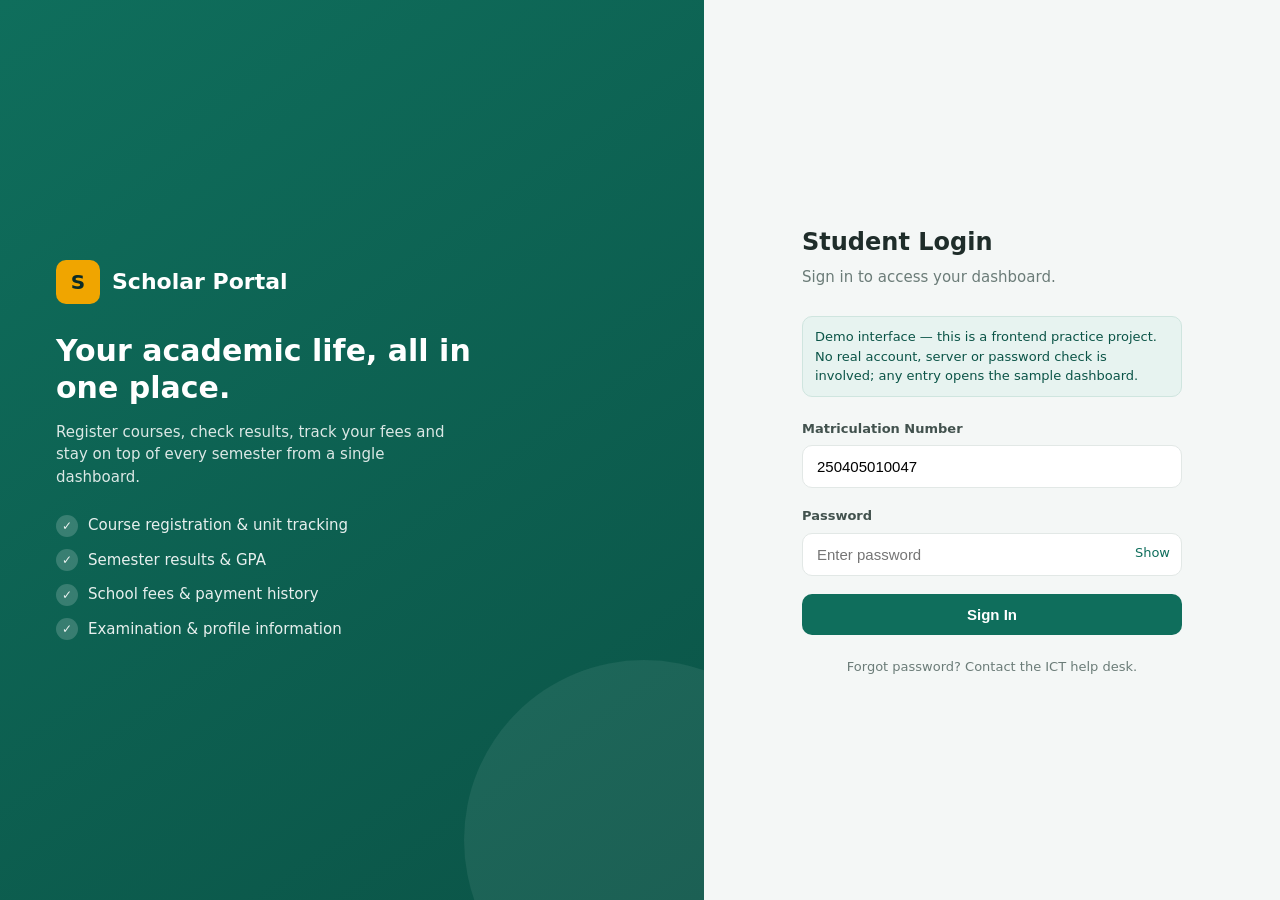
<file: index.html>
<!DOCTYPE html>
<html lang="en">
<head>
  <meta charset="UTF-8" />
  <meta name="viewport" content="width=device-width, initial-scale=1.0" />
  <title>Scholar Portal — Student Login</title>
  <link rel="stylesheet" href="css/style.css" />
</head>
<body>
  <div class="auth-wrap">
    <!-- Brand / marketing side -->
    <section class="auth-brand">
      <div class="logo">
        <span class="mark">S</span>
        Scholar Portal
      </div>
      <h1>Your academic life, all in one place.</h1>
      <p>Register courses, check results, track your fees and stay on top of every semester from a single dashboard.</p>
      <ul>
        <li><span class="tick">&#10003;</span> Course registration &amp; unit tracking</li>
        <li><span class="tick">&#10003;</span> Semester results &amp; GPA</li>
        <li><span class="tick">&#10003;</span> School fees &amp; payment history</li>
        <li><span class="tick">&#10003;</span> Examination &amp; profile information</li>
      </ul>
    </section>

    <!-- Form side -->
    <section class="auth-form-side">
      <div class="auth-card">
        <h2>Student Login</h2>
        <p class="sub">Sign in to access your dashboard.</p>

        <div class="demo-note">
          Demo interface — this is a frontend practice project. No real account, server or password check is involved; any entry opens the sample dashboard.
        </div>

        <form id="loginForm" autocomplete="off" novalidate>
          <div class="field">
            <label for="matric">Matriculation Number</label>
            <input type="text" id="matric" name="matric" placeholder="e.g. 250405010047" value="250405010047" />
          </div>
          <div class="field pw">
            <label for="password">Password</label>
            <input type="password" id="password" name="password" placeholder="Enter password" />
            <span class="toggle" id="pwToggle">Show</span>
          </div>
          <button type="submit" class="btn btn-primary">Sign In</button>
        </form>

        <p class="auth-foot">Forgot password? Contact the ICT help desk.</p>
      </div>
    </section>
  </div>

  <script src="js/app.js"></script>
</body>
</html>
</file>
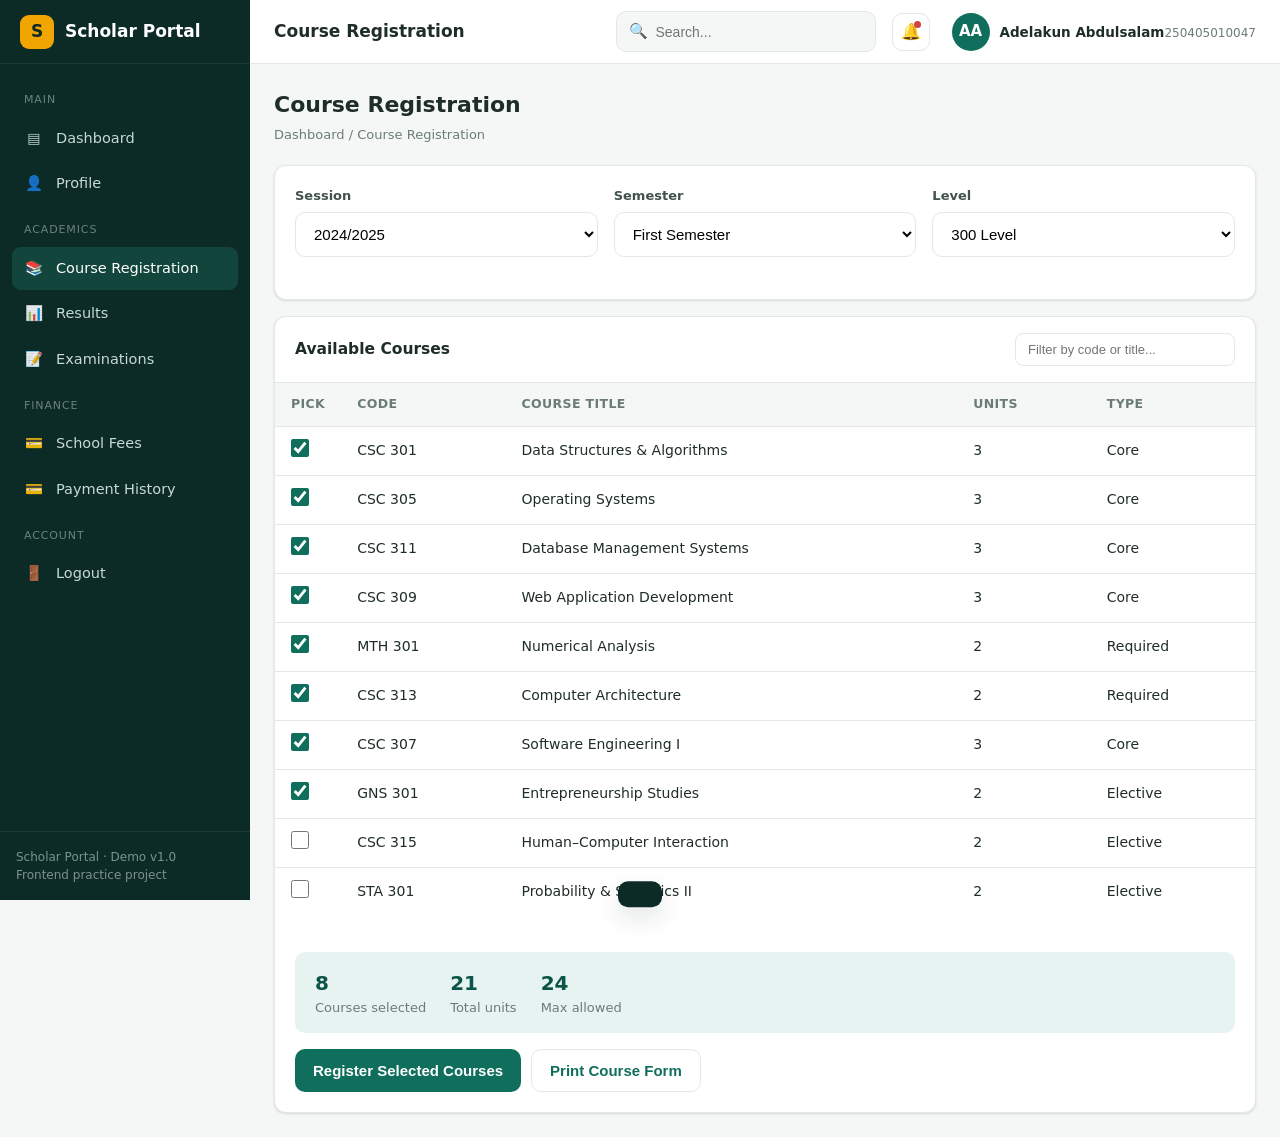
<file: courses.html>
<!DOCTYPE html>
<html lang="en">
<head>
  <meta charset="UTF-8" />
  <meta name="viewport" content="width=device-width, initial-scale=1.0" />
  <title>Course Registration — Scholar Portal</title>
  <link rel="stylesheet" href="css/style.css" />
</head>
<body>
  <div class="layout">
    <aside class="sidebar" id="sidebar">
      <div class="brand"><span class="mark">S</span> Scholar Portal</div>
      <nav class="side-nav">
        <div class="label">Main</div>
        <a href="dashboard.html"><span class="ic">&#9636;</span> Dashboard</a>
        <a href="profile.html"><span class="ic">&#128100;</span> Profile</a>
        <div class="label">Academics</div>
        <a href="courses.html" class="active"><span class="ic">&#128218;</span> Course Registration</a>
        <a href="results.html"><span class="ic">&#128202;</span> Results</a>
        <a href="dashboard.html#exams"><span class="ic">&#128221;</span> Examinations</a>
        <div class="label">Finance</div>
        <a href="payments.html"><span class="ic">&#128179;</span> School Fees</a>
        <a href="payments.html#history"><span class="ic">&#128179;</span> Payment History</a>
        <div class="label">Account</div>
        <a href="index.html"><span class="ic">&#128682;</span> Logout</a>
      </nav>
      <div class="side-foot">Scholar Portal &middot; Demo v1.0<br />Frontend practice project</div>
    </aside>
    <div class="overlay" id="overlay"></div>

    <div class="main">
      <header class="topbar">
        <button class="hamburger" id="hamburger">&#9776;</button>
        <span class="page-title">Course Registration</span>
        <div class="spacer"></div>
        <div class="search"><span>&#128269;</span><input type="text" placeholder="Search..." /></div>
        <button class="icon-btn">&#128276;<span class="dot"></span></button>
        <div class="dropdown">
          <div class="user" id="userBtn">
            <span class="avatar">AA</span>
            <span class="meta"><b>Adelakun Abdulsalam</b><span>250405010047</span></span>
          </div>
          <div class="dropdown-menu" id="userMenu">
            <a href="profile.html">&#128100; My Profile</a>
            <a href="payments.html">&#128179; School Fees</a>
            <div class="sep"></div>
            <a href="index.html">&#128682; Logout</a>
          </div>
        </div>
      </header>

      <main class="content">
        <div class="page-head">
          <h1>Course Registration</h1>
          <div class="crumb">Dashboard / Course Registration</div>
        </div>

        <div class="card card-pad">
          <div class="form-row">
            <div class="field">
              <label for="session">Session</label>
              <select id="session"><option>2024/2025</option><option>2023/2024</option></select>
            </div>
            <div class="field">
              <label for="semester">Semester</label>
              <select id="semester"><option>First Semester</option><option>Second Semester</option></select>
            </div>
            <div class="field">
              <label for="level">Level</label>
              <select id="level"><option>300 Level</option><option>200 Level</option><option>100 Level</option></select>
            </div>
          </div>
        </div>

        <div class="card mt-16">
          <div class="card-head">
            <h3>Available Courses</h3>
            <input type="text" id="courseFilter" placeholder="Filter by code or title..." style="padding:8px 12px;border:1px solid var(--line);border-radius:8px;font-size:13px;width:220px;" />
          </div>
          <div class="table-wrap">
            <table class="data" id="courseTable">
              <thead>
                <tr><th style="width:48px;">Pick</th><th>Code</th><th>Course Title</th><th>Units</th><th>Type</th></tr>
              </thead>
              <tbody>
                <tr><td class="check-cell"><input type="checkbox" data-units="3" checked /></td><td>CSC 301</td><td>Data Structures &amp; Algorithms</td><td class="num">3</td><td>Core</td></tr>
                <tr><td class="check-cell"><input type="checkbox" data-units="3" checked /></td><td>CSC 305</td><td>Operating Systems</td><td class="num">3</td><td>Core</td></tr>
                <tr><td class="check-cell"><input type="checkbox" data-units="3" checked /></td><td>CSC 311</td><td>Database Management Systems</td><td class="num">3</td><td>Core</td></tr>
                <tr><td class="check-cell"><input type="checkbox" data-units="3" checked /></td><td>CSC 309</td><td>Web Application Development</td><td class="num">3</td><td>Core</td></tr>
                <tr><td class="check-cell"><input type="checkbox" data-units="2" checked /></td><td>MTH 301</td><td>Numerical Analysis</td><td class="num">2</td><td>Required</td></tr>
                <tr><td class="check-cell"><input type="checkbox" data-units="2" checked /></td><td>CSC 313</td><td>Computer Architecture</td><td class="num">2</td><td>Required</td></tr>
                <tr><td class="check-cell"><input type="checkbox" data-units="3" checked /></td><td>CSC 307</td><td>Software Engineering I</td><td class="num">3</td><td>Core</td></tr>
                <tr><td class="check-cell"><input type="checkbox" data-units="2" checked /></td><td>GNS 301</td><td>Entrepreneurship Studies</td><td class="num">2</td><td>Elective</td></tr>
                <tr><td class="check-cell"><input type="checkbox" data-units="2" /></td><td>CSC 315</td><td>Human–Computer Interaction</td><td class="num">2</td><td>Elective</td></tr>
                <tr><td class="check-cell"><input type="checkbox" data-units="2" /></td><td>STA 301</td><td>Probability &amp; Statistics II</td><td class="num">2</td><td>Elective</td></tr>
              </tbody>
            </table>
          </div>
          <div class="card-body">
            <div class="unit-summary">
              <div><b id="selCount">8</b><span>Courses selected</span></div>
              <div><b id="unitTotal">21</b><span>Total units</span></div>
              <div><b>24</b><span>Max allowed</span></div>
            </div>
            <div style="margin-top:16px;display:flex;gap:10px;flex-wrap:wrap;">
              <button class="btn btn-primary" id="registerBtn" style="width:auto;">Register Selected Courses</button>
              <button class="btn btn-ghost" id="printBtn">Print Course Form</button>
            </div>
          </div>
        </div>
      </main>
    </div>
  </div>

  <div class="toast" id="toast"></div>
  <script src="js/app.js"></script>
</body>
</html>
</file>
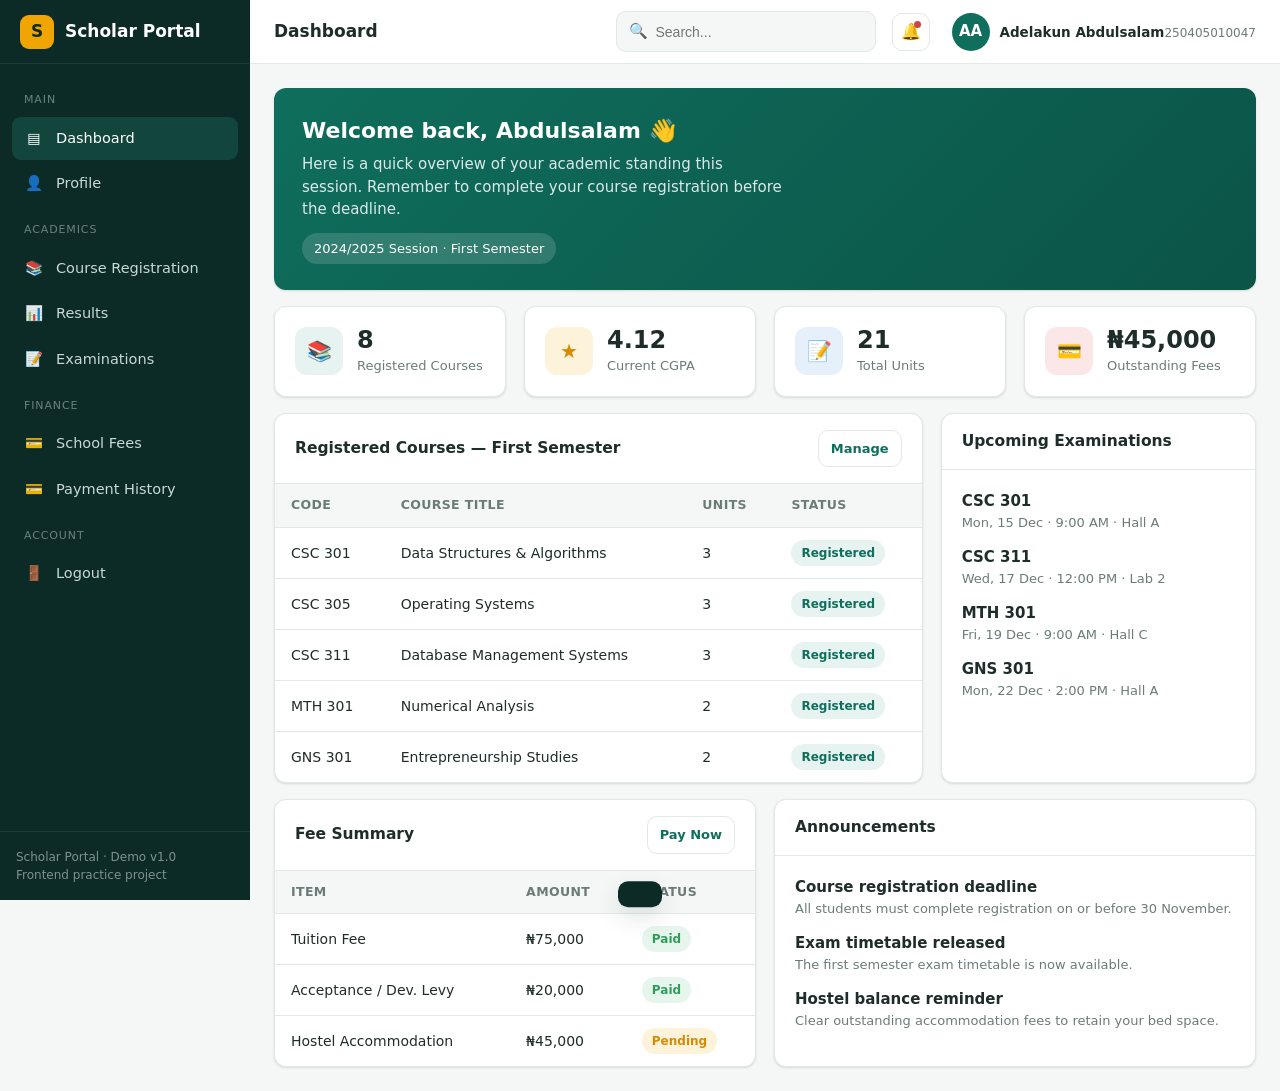
<file: dashboard.html>
<!DOCTYPE html>
<html lang="en">
<head>
  <meta charset="UTF-8" />
  <meta name="viewport" content="width=device-width, initial-scale=1.0" />
  <title>Dashboard — Scholar Portal</title>
  <link rel="stylesheet" href="css/style.css" />
</head>
<body>
  <div class="layout">
    <!-- SIDEBAR -->
    <aside class="sidebar" id="sidebar">
      <div class="brand"><span class="mark">S</span> Scholar Portal</div>
      <nav class="side-nav">
        <div class="label">Main</div>
        <a href="dashboard.html" class="active"><span class="ic">&#9636;</span> Dashboard</a>
        <a href="profile.html"><span class="ic">&#128100;</span> Profile</a>
        <div class="label">Academics</div>
        <a href="courses.html"><span class="ic">&#128218;</span> Course Registration</a>
        <a href="results.html"><span class="ic">&#128202;</span> Results</a>
        <a href="dashboard.html#exams"><span class="ic">&#128221;</span> Examinations</a>
        <div class="label">Finance</div>
        <a href="payments.html"><span class="ic">&#128179;</span> School Fees</a>
        <a href="payments.html#history"><span class="ic">&#128179;</span> Payment History</a>
        <div class="label">Account</div>
        <a href="index.html"><span class="ic">&#128682;</span> Logout</a>
      </nav>
      <div class="side-foot">Scholar Portal &middot; Demo v1.0<br />Frontend practice project</div>
    </aside>
    <div class="overlay" id="overlay"></div>

    <!-- MAIN -->
    <div class="main">
      <!-- TOPBAR -->
      <header class="topbar">
        <button class="hamburger" id="hamburger">&#9776;</button>
        <span class="page-title">Dashboard</span>
        <div class="spacer"></div>
        <div class="search">
          <span>&#128269;</span>
          <input type="text" placeholder="Search..." />
        </div>
        <button class="icon-btn">&#128276;<span class="dot"></span></button>
        <div class="dropdown">
          <div class="user" id="userBtn">
            <span class="avatar">AA</span>
            <span class="meta"><b>Adelakun Abdulsalam</b><span>250405010047</span></span>
          </div>
          <div class="dropdown-menu" id="userMenu">
            <a href="profile.html">&#128100; My Profile</a>
            <a href="payments.html">&#128179; School Fees</a>
            <div class="sep"></div>
            <a href="index.html">&#128682; Logout</a>
          </div>
        </div>
      </header>

      <!-- CONTENT -->
      <main class="content">
        <div class="welcome">
          <div>
            <h2>Welcome back, Abdulsalam &#128075;</h2>
            <p>Here is a quick overview of your academic standing this session. Remember to complete your course registration before the deadline.</p>
            <span class="wtag">2024/2025 Session &middot; First Semester</span>
          </div>
        </div>

        <div class="grid cols-4 mt-16">
          <div class="card card-pad"><div class="stat">
            <div class="s-ic green">&#128218;</div>
            <div class="s-meta"><div class="v">8</div><div class="l">Registered Courses</div></div>
          </div></div>
          <div class="card card-pad"><div class="stat">
            <div class="s-ic gold">&#9733;</div>
            <div class="s-meta"><div class="v">4.12</div><div class="l">Current CGPA</div></div>
          </div></div>
          <div class="card card-pad"><div class="stat">
            <div class="s-ic blue">&#128221;</div>
            <div class="s-meta"><div class="v">21</div><div class="l">Total Units</div></div>
          </div></div>
          <div class="card card-pad"><div class="stat">
            <div class="s-ic red">&#128179;</div>
            <div class="s-meta"><div class="v">&#8358;45,000</div><div class="l">Outstanding Fees</div></div>
          </div></div>
        </div>

        <div class="grid cols-3 mt-16">
          <div class="card" style="grid-column: span 2;">
            <div class="card-head"><h3>Registered Courses — First Semester</h3><a href="courses.html" class="btn btn-ghost btn-sm">Manage</a></div>
            <div class="table-wrap">
              <table class="data">
                <thead><tr><th>Code</th><th>Course Title</th><th>Units</th><th>Status</th></tr></thead>
                <tbody>
                  <tr><td>CSC 301</td><td>Data Structures &amp; Algorithms</td><td class="num">3</td><td><span class="badge reg">Registered</span></td></tr>
                  <tr><td>CSC 305</td><td>Operating Systems</td><td class="num">3</td><td><span class="badge reg">Registered</span></td></tr>
                  <tr><td>CSC 311</td><td>Database Management Systems</td><td class="num">3</td><td><span class="badge reg">Registered</span></td></tr>
                  <tr><td>MTH 301</td><td>Numerical Analysis</td><td class="num">2</td><td><span class="badge reg">Registered</span></td></tr>
                  <tr><td>GNS 301</td><td>Entrepreneurship Studies</td><td class="num">2</td><td><span class="badge reg">Registered</span></td></tr>
                </tbody>
              </table>
            </div>
          </div>

          <div class="card" id="exams">
            <div class="card-head"><h3>Upcoming Examinations</h3></div>
            <div class="card-body" style="display:grid; gap:14px;">
              <div><b>CSC 301</b><div class="muted" style="font-size:13px;">Mon, 15 Dec &middot; 9:00 AM &middot; Hall A</div></div>
              <div><b>CSC 311</b><div class="muted" style="font-size:13px;">Wed, 17 Dec &middot; 12:00 PM &middot; Lab 2</div></div>
              <div><b>MTH 301</b><div class="muted" style="font-size:13px;">Fri, 19 Dec &middot; 9:00 AM &middot; Hall C</div></div>
              <div><b>GNS 301</b><div class="muted" style="font-size:13px;">Mon, 22 Dec &middot; 2:00 PM &middot; Hall A</div></div>
            </div>
          </div>
        </div>

        <div class="grid cols-2 mt-16">
          <div class="card">
            <div class="card-head"><h3>Fee Summary</h3><a href="payments.html" class="btn btn-ghost btn-sm">Pay Now</a></div>
            <div class="table-wrap">
              <table class="data">
                <thead><tr><th>Item</th><th>Amount</th><th>Status</th></tr></thead>
                <tbody>
                  <tr><td>Tuition Fee</td><td class="num">&#8358;75,000</td><td><span class="badge paid">Paid</span></td></tr>
                  <tr><td>Acceptance / Dev. Levy</td><td class="num">&#8358;20,000</td><td><span class="badge paid">Paid</span></td></tr>
                  <tr><td>Hostel Accommodation</td><td class="num">&#8358;45,000</td><td><span class="badge pending">Pending</span></td></tr>
                </tbody>
              </table>
            </div>
          </div>

          <div class="card">
            <div class="card-head"><h3>Announcements</h3></div>
            <div class="card-body" style="display:grid; gap:14px;">
              <div><b>Course registration deadline</b><div class="muted" style="font-size:13px;">All students must complete registration on or before 30 November.</div></div>
              <div><b>Exam timetable released</b><div class="muted" style="font-size:13px;">The first semester exam timetable is now available.</div></div>
              <div><b>Hostel balance reminder</b><div class="muted" style="font-size:13px;">Clear outstanding accommodation fees to retain your bed space.</div></div>
            </div>
          </div>
        </div>
      </main>
    </div>
  </div>

  <div class="toast" id="toast"></div>
  <script src="js/app.js"></script>
</body>
</html>
</file>
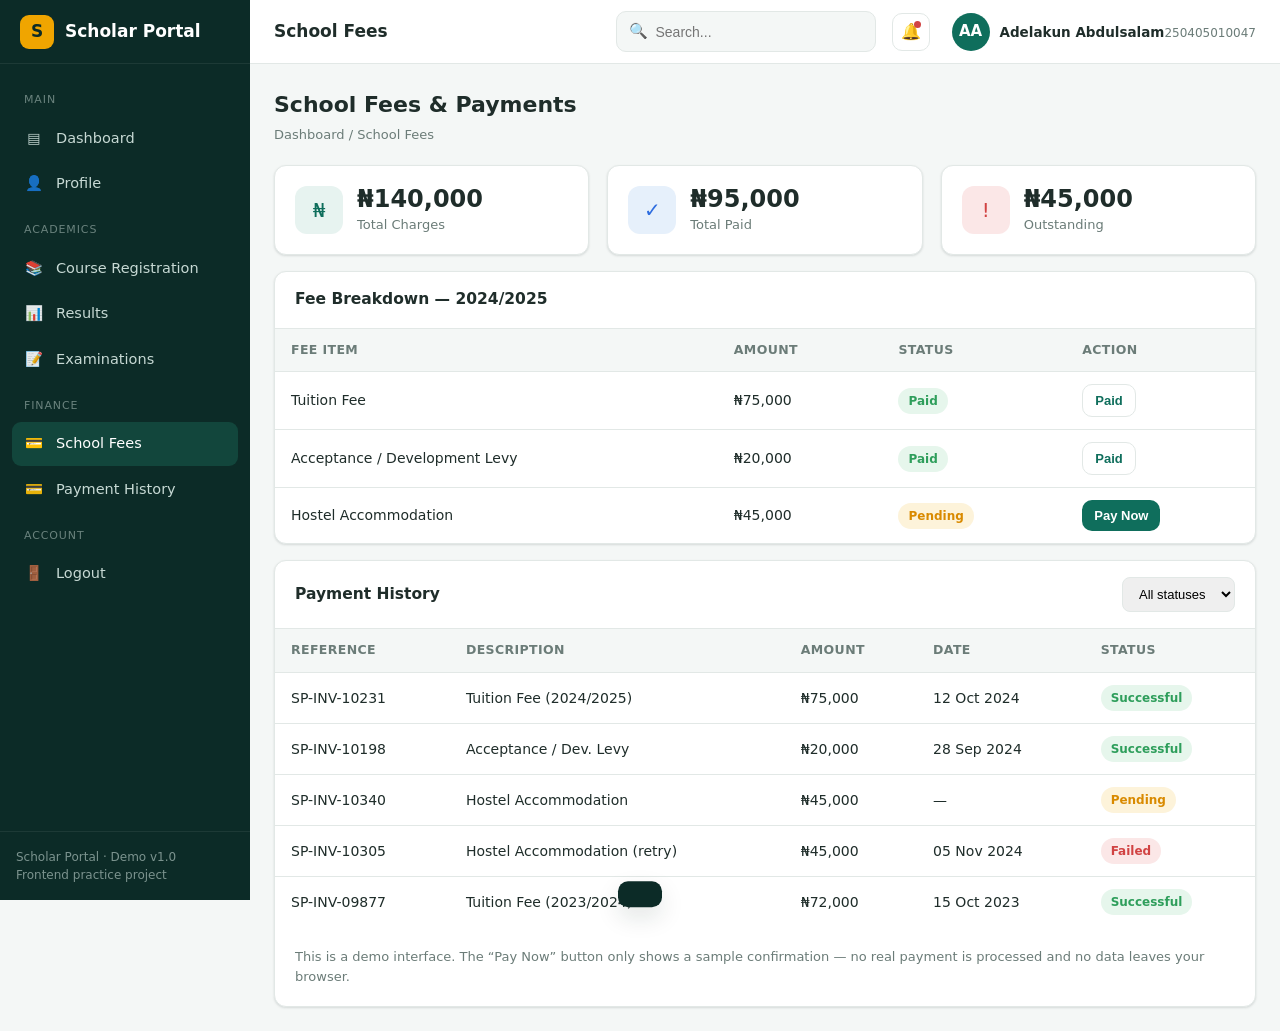
<file: payments.html>
<!DOCTYPE html>
<html lang="en">
<head>
  <meta charset="UTF-8" />
  <meta name="viewport" content="width=device-width, initial-scale=1.0" />
  <title>School Fees — Scholar Portal</title>
  <link rel="stylesheet" href="css/style.css" />
</head>
<body>
  <div class="layout">
    <aside class="sidebar" id="sidebar">
      <div class="brand"><span class="mark">S</span> Scholar Portal</div>
      <nav class="side-nav">
        <div class="label">Main</div>
        <a href="dashboard.html"><span class="ic">&#9636;</span> Dashboard</a>
        <a href="profile.html"><span class="ic">&#128100;</span> Profile</a>
        <div class="label">Academics</div>
        <a href="courses.html"><span class="ic">&#128218;</span> Course Registration</a>
        <a href="results.html"><span class="ic">&#128202;</span> Results</a>
        <a href="dashboard.html#exams"><span class="ic">&#128221;</span> Examinations</a>
        <div class="label">Finance</div>
        <a href="payments.html" class="active"><span class="ic">&#128179;</span> School Fees</a>
        <a href="payments.html#history"><span class="ic">&#128179;</span> Payment History</a>
        <div class="label">Account</div>
        <a href="index.html"><span class="ic">&#128682;</span> Logout</a>
      </nav>
      <div class="side-foot">Scholar Portal &middot; Demo v1.0<br />Frontend practice project</div>
    </aside>
    <div class="overlay" id="overlay"></div>

    <div class="main">
      <header class="topbar">
        <button class="hamburger" id="hamburger">&#9776;</button>
        <span class="page-title">School Fees</span>
        <div class="spacer"></div>
        <div class="search"><span>&#128269;</span><input type="text" placeholder="Search..." /></div>
        <button class="icon-btn">&#128276;<span class="dot"></span></button>
        <div class="dropdown">
          <div class="user" id="userBtn">
            <span class="avatar">AA</span>
            <span class="meta"><b>Adelakun Abdulsalam</b><span>250405010047</span></span>
          </div>
          <div class="dropdown-menu" id="userMenu">
            <a href="profile.html">&#128100; My Profile</a>
            <a href="payments.html">&#128179; School Fees</a>
            <div class="sep"></div>
            <a href="index.html">&#128682; Logout</a>
          </div>
        </div>
      </header>

      <main class="content">
        <div class="page-head">
          <h1>School Fees &amp; Payments</h1>
          <div class="crumb">Dashboard / School Fees</div>
        </div>

        <div class="grid cols-3">
          <div class="card card-pad"><div class="stat">
            <div class="s-ic green">&#8358;</div>
            <div class="s-meta"><div class="v">&#8358;140,000</div><div class="l">Total Charges</div></div>
          </div></div>
          <div class="card card-pad"><div class="stat">
            <div class="s-ic blue">&#10003;</div>
            <div class="s-meta"><div class="v">&#8358;95,000</div><div class="l">Total Paid</div></div>
          </div></div>
          <div class="card card-pad"><div class="stat">
            <div class="s-ic red">&#33;</div>
            <div class="s-meta"><div class="v">&#8358;45,000</div><div class="l">Outstanding</div></div>
          </div></div>
        </div>

        <div class="card mt-16">
          <div class="card-head"><h3>Fee Breakdown — 2024/2025</h3></div>
          <div class="table-wrap">
            <table class="data">
              <thead><tr><th>Fee Item</th><th>Amount</th><th>Status</th><th class="right">Action</th></tr></thead>
              <tbody>
                <tr><td>Tuition Fee</td><td class="num">&#8358;75,000</td><td><span class="badge paid">Paid</span></td><td class="right"><button class="btn btn-ghost btn-sm" disabled>Paid</button></td></tr>
                <tr><td>Acceptance / Development Levy</td><td class="num">&#8358;20,000</td><td><span class="badge paid">Paid</span></td><td class="right"><button class="btn btn-ghost btn-sm" disabled>Paid</button></td></tr>
                <tr><td>Hostel Accommodation</td><td class="num">&#8358;45,000</td><td><span class="badge pending">Pending</span></td><td class="right"><button class="btn btn-primary btn-sm payBtn" data-item="Hostel Accommodation" data-amt="45,000" style="width:auto;">Pay Now</button></td></tr>
              </tbody>
            </table>
          </div>
        </div>

        <div class="card mt-16" id="history">
          <div class="card-head">
            <h3>Payment History</h3>
            <select id="histFilter" style="padding:8px 12px;border:1px solid var(--line);border-radius:8px;font-size:13px;">
              <option value="all">All statuses</option>
              <option value="paid">Successful</option>
              <option value="pending">Pending</option>
              <option value="failed">Failed</option>
            </select>
          </div>
          <div class="table-wrap">
            <table class="data" id="histTable">
              <thead><tr><th>Reference</th><th>Description</th><th>Amount</th><th>Date</th><th>Status</th></tr></thead>
              <tbody>
                <tr data-status="paid"><td>SP-INV-10231</td><td>Tuition Fee (2024/2025)</td><td class="num">&#8358;75,000</td><td>12 Oct 2024</td><td><span class="badge paid">Successful</span></td></tr>
                <tr data-status="paid"><td>SP-INV-10198</td><td>Acceptance / Dev. Levy</td><td class="num">&#8358;20,000</td><td>28 Sep 2024</td><td><span class="badge paid">Successful</span></td></tr>
                <tr data-status="pending"><td>SP-INV-10340</td><td>Hostel Accommodation</td><td class="num">&#8358;45,000</td><td>—</td><td><span class="badge pending">Pending</span></td></tr>
                <tr data-status="failed"><td>SP-INV-10305</td><td>Hostel Accommodation (retry)</td><td class="num">&#8358;45,000</td><td>05 Nov 2024</td><td><span class="badge failed">Failed</span></td></tr>
                <tr data-status="paid"><td>SP-INV-09877</td><td>Tuition Fee (2023/2024)</td><td class="num">&#8358;72,000</td><td>15 Oct 2023</td><td><span class="badge paid">Successful</span></td></tr>
              </tbody>
            </table>
          </div>
          <div class="card-body">
            <p class="muted" style="font-size:13px;">This is a demo interface. The &ldquo;Pay Now&rdquo; button only shows a sample confirmation — no real payment is processed and no data leaves your browser.</p>
          </div>
        </div>
      </main>
    </div>
  </div>

  <div class="toast" id="toast"></div>
  <script src="js/app.js"></script>
</body>
</html>
</file>
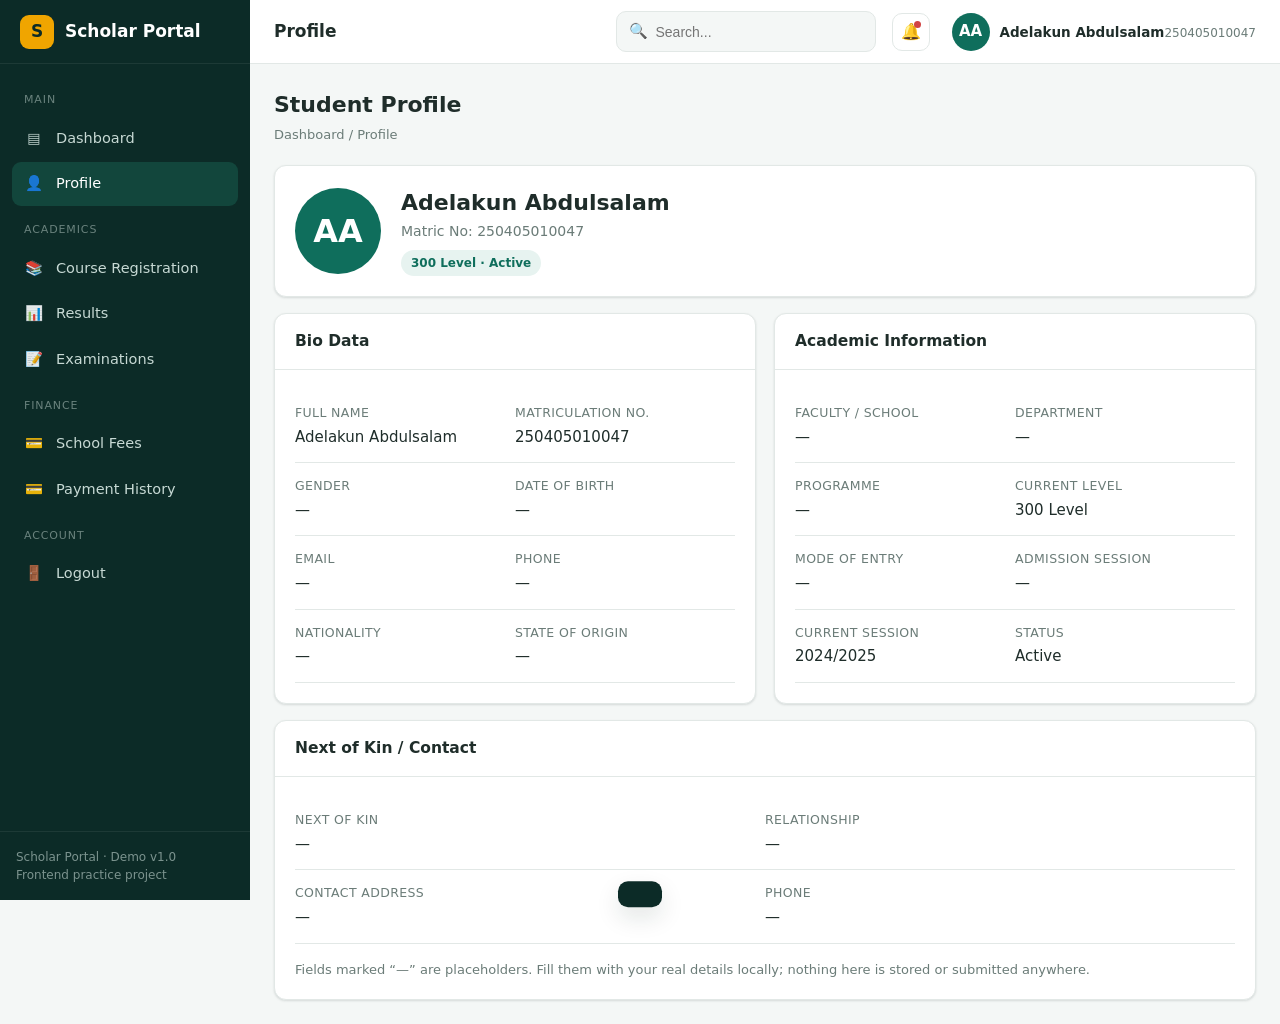
<file: profile.html>
<!DOCTYPE html>
<html lang="en">
<head>
  <meta charset="UTF-8" />
  <meta name="viewport" content="width=device-width, initial-scale=1.0" />
  <title>Profile — Scholar Portal</title>
  <link rel="stylesheet" href="css/style.css" />
</head>
<body>
  <div class="layout">
    <aside class="sidebar" id="sidebar">
      <div class="brand"><span class="mark">S</span> Scholar Portal</div>
      <nav class="side-nav">
        <div class="label">Main</div>
        <a href="dashboard.html"><span class="ic">&#9636;</span> Dashboard</a>
        <a href="profile.html" class="active"><span class="ic">&#128100;</span> Profile</a>
        <div class="label">Academics</div>
        <a href="courses.html"><span class="ic">&#128218;</span> Course Registration</a>
        <a href="results.html"><span class="ic">&#128202;</span> Results</a>
        <a href="dashboard.html#exams"><span class="ic">&#128221;</span> Examinations</a>
        <div class="label">Finance</div>
        <a href="payments.html"><span class="ic">&#128179;</span> School Fees</a>
        <a href="payments.html#history"><span class="ic">&#128179;</span> Payment History</a>
        <div class="label">Account</div>
        <a href="index.html"><span class="ic">&#128682;</span> Logout</a>
      </nav>
      <div class="side-foot">Scholar Portal &middot; Demo v1.0<br />Frontend practice project</div>
    </aside>
    <div class="overlay" id="overlay"></div>

    <div class="main">
      <header class="topbar">
        <button class="hamburger" id="hamburger">&#9776;</button>
        <span class="page-title">Profile</span>
        <div class="spacer"></div>
        <div class="search"><span>&#128269;</span><input type="text" placeholder="Search..." /></div>
        <button class="icon-btn">&#128276;<span class="dot"></span></button>
        <div class="dropdown">
          <div class="user" id="userBtn">
            <span class="avatar">AA</span>
            <span class="meta"><b>Adelakun Abdulsalam</b><span>250405010047</span></span>
          </div>
          <div class="dropdown-menu" id="userMenu">
            <a href="profile.html">&#128100; My Profile</a>
            <a href="payments.html">&#128179; School Fees</a>
            <div class="sep"></div>
            <a href="index.html">&#128682; Logout</a>
          </div>
        </div>
      </header>

      <main class="content">
        <div class="page-head">
          <h1>Student Profile</h1>
          <div class="crumb">Dashboard / Profile</div>
        </div>

        <div class="card card-pad">
          <div class="profile-head">
            <div class="big-avatar">AA</div>
            <div>
              <h2>Adelakun Abdulsalam</h2>
              <div class="pid">Matric No: 250405010047</div>
              <span class="badge reg mt-16" style="display:inline-block;margin-top:8px;">300 Level &middot; Active</span>
            </div>
          </div>
        </div>

        <div class="grid cols-2 mt-16">
          <div class="card">
            <div class="card-head"><h3>Bio Data</h3></div>
            <div class="card-body">
              <div class="info-list">
                <div class="row"><span class="k">Full Name</span><span class="v">Adelakun Abdulsalam</span></div>
                <div class="row"><span class="k">Matriculation No.</span><span class="v">250405010047</span></div>
                <div class="row"><span class="k">Gender</span><span class="v">—</span></div>
                <div class="row"><span class="k">Date of Birth</span><span class="v">—</span></div>
                <div class="row"><span class="k">Email</span><span class="v">—</span></div>
                <div class="row"><span class="k">Phone</span><span class="v">—</span></div>
                <div class="row"><span class="k">Nationality</span><span class="v">—</span></div>
                <div class="row"><span class="k">State of Origin</span><span class="v">—</span></div>
              </div>
            </div>
          </div>

          <div class="card">
            <div class="card-head"><h3>Academic Information</h3></div>
            <div class="card-body">
              <div class="info-list">
                <div class="row"><span class="k">Faculty / School</span><span class="v">—</span></div>
                <div class="row"><span class="k">Department</span><span class="v">—</span></div>
                <div class="row"><span class="k">Programme</span><span class="v">—</span></div>
                <div class="row"><span class="k">Current Level</span><span class="v">300 Level</span></div>
                <div class="row"><span class="k">Mode of Entry</span><span class="v">—</span></div>
                <div class="row"><span class="k">Admission Session</span><span class="v">—</span></div>
                <div class="row"><span class="k">Current Session</span><span class="v">2024/2025</span></div>
                <div class="row"><span class="k">Status</span><span class="v">Active</span></div>
              </div>
            </div>
          </div>
        </div>

        <div class="card mt-16">
          <div class="card-head"><h3>Next of Kin / Contact</h3></div>
          <div class="card-body">
            <div class="info-list">
              <div class="row"><span class="k">Next of Kin</span><span class="v">—</span></div>
              <div class="row"><span class="k">Relationship</span><span class="v">—</span></div>
              <div class="row"><span class="k">Contact Address</span><span class="v">—</span></div>
              <div class="row"><span class="k">Phone</span><span class="v">—</span></div>
            </div>
            <p class="muted" style="font-size:13px; margin-top:16px;">Fields marked &ldquo;—&rdquo; are placeholders. Fill them with your real details locally; nothing here is stored or submitted anywhere.</p>
          </div>
        </div>
      </main>
    </div>
  </div>

  <div class="toast" id="toast"></div>
  <script src="js/app.js"></script>
</body>
</html>
</file>
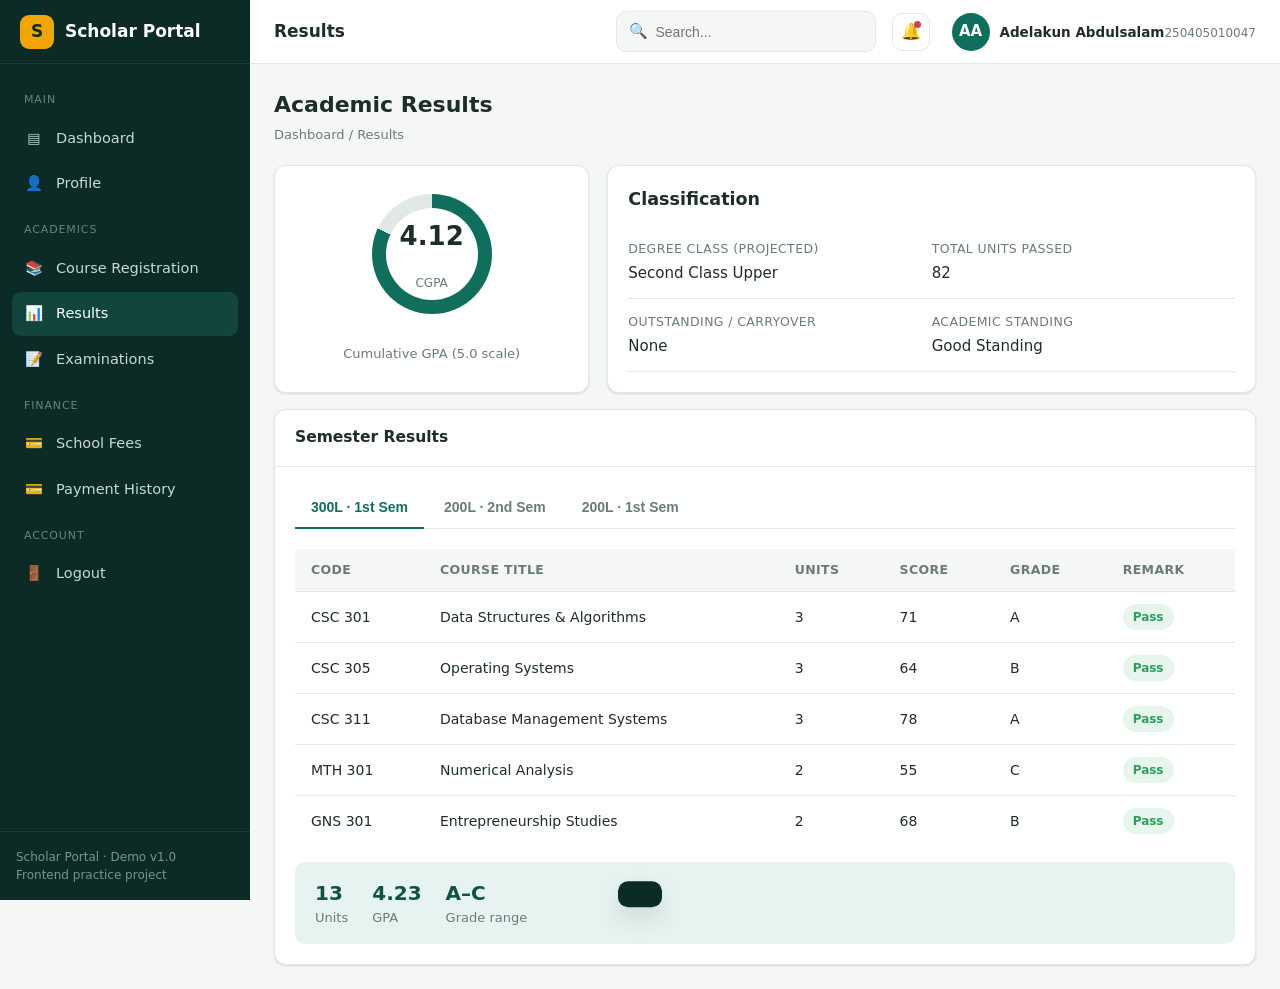
<file: results.html>
<!DOCTYPE html>
<html lang="en">
<head>
  <meta charset="UTF-8" />
  <meta name="viewport" content="width=device-width, initial-scale=1.0" />
  <title>Results — Scholar Portal</title>
  <link rel="stylesheet" href="css/style.css" />
</head>
<body>
  <div class="layout">
    <aside class="sidebar" id="sidebar">
      <div class="brand"><span class="mark">S</span> Scholar Portal</div>
      <nav class="side-nav">
        <div class="label">Main</div>
        <a href="dashboard.html"><span class="ic">&#9636;</span> Dashboard</a>
        <a href="profile.html"><span class="ic">&#128100;</span> Profile</a>
        <div class="label">Academics</div>
        <a href="courses.html"><span class="ic">&#128218;</span> Course Registration</a>
        <a href="results.html" class="active"><span class="ic">&#128202;</span> Results</a>
        <a href="dashboard.html#exams"><span class="ic">&#128221;</span> Examinations</a>
        <div class="label">Finance</div>
        <a href="payments.html"><span class="ic">&#128179;</span> School Fees</a>
        <a href="payments.html#history"><span class="ic">&#128179;</span> Payment History</a>
        <div class="label">Account</div>
        <a href="index.html"><span class="ic">&#128682;</span> Logout</a>
      </nav>
      <div class="side-foot">Scholar Portal &middot; Demo v1.0<br />Frontend practice project</div>
    </aside>
    <div class="overlay" id="overlay"></div>

    <div class="main">
      <header class="topbar">
        <button class="hamburger" id="hamburger">&#9776;</button>
        <span class="page-title">Results</span>
        <div class="spacer"></div>
        <div class="search"><span>&#128269;</span><input type="text" placeholder="Search..." /></div>
        <button class="icon-btn">&#128276;<span class="dot"></span></button>
        <div class="dropdown">
          <div class="user" id="userBtn">
            <span class="avatar">AA</span>
            <span class="meta"><b>Adelakun Abdulsalam</b><span>250405010047</span></span>
          </div>
          <div class="dropdown-menu" id="userMenu">
            <a href="profile.html">&#128100; My Profile</a>
            <a href="payments.html">&#128179; School Fees</a>
            <div class="sep"></div>
            <a href="index.html">&#128682; Logout</a>
          </div>
        </div>
      </header>

      <main class="content">
        <div class="page-head">
          <h1>Academic Results</h1>
          <div class="crumb">Dashboard / Results</div>
        </div>

        <div class="grid cols-3">
          <div class="card card-pad" style="display:grid;place-items:center;">
            <div class="gpa-ring" style="--p:82;">
              <div class="inner"><b>4.12</b><span>CGPA</span></div>
            </div>
            <p class="muted" style="margin-top:12px;font-size:13px;">Cumulative GPA (5.0 scale)</p>
          </div>
          <div class="card card-pad" style="grid-column: span 2;">
            <h3 style="margin-bottom:14px;">Classification</h3>
            <div class="info-list">
              <div class="row"><span class="k">Degree Class (projected)</span><span class="v">Second Class Upper</span></div>
              <div class="row"><span class="k">Total Units Passed</span><span class="v">82</span></div>
              <div class="row"><span class="k">Outstanding / Carryover</span><span class="v">None</span></div>
              <div class="row"><span class="k">Academic Standing</span><span class="v">Good Standing</span></div>
            </div>
          </div>
        </div>

        <div class="card mt-16">
          <div class="card-head"><h3>Semester Results</h3></div>
          <div class="card-body">
            <div class="tabs" id="resultTabs">
              <button class="tab-btn active" data-tab="t1">300L &middot; 1st Sem</button>
              <button class="tab-btn" data-tab="t2">200L &middot; 2nd Sem</button>
              <button class="tab-btn" data-tab="t3">200L &middot; 1st Sem</button>
            </div>

            <div class="tab-panel active" id="t1">
              <div class="table-wrap">
                <table class="data">
                  <thead><tr><th>Code</th><th>Course Title</th><th>Units</th><th>Score</th><th>Grade</th><th>Remark</th></tr></thead>
                  <tbody>
                    <tr><td>CSC 301</td><td>Data Structures &amp; Algorithms</td><td class="num">3</td><td class="num">71</td><td>A</td><td><span class="badge pass">Pass</span></td></tr>
                    <tr><td>CSC 305</td><td>Operating Systems</td><td class="num">3</td><td class="num">64</td><td>B</td><td><span class="badge pass">Pass</span></td></tr>
                    <tr><td>CSC 311</td><td>Database Management Systems</td><td class="num">3</td><td class="num">78</td><td>A</td><td><span class="badge pass">Pass</span></td></tr>
                    <tr><td>MTH 301</td><td>Numerical Analysis</td><td class="num">2</td><td class="num">55</td><td>C</td><td><span class="badge pass">Pass</span></td></tr>
                    <tr><td>GNS 301</td><td>Entrepreneurship Studies</td><td class="num">2</td><td class="num">68</td><td>B</td><td><span class="badge pass">Pass</span></td></tr>
                  </tbody>
                </table>
              </div>
              <div class="unit-summary"><div><b>13</b><span>Units</span></div><div><b>4.23</b><span>GPA</span></div><div><b>A–C</b><span>Grade range</span></div></div>
            </div>

            <div class="tab-panel" id="t2">
              <div class="table-wrap">
                <table class="data">
                  <thead><tr><th>Code</th><th>Course Title</th><th>Units</th><th>Score</th><th>Grade</th><th>Remark</th></tr></thead>
                  <tbody>
                    <tr><td>CSC 208</td><td>Object Oriented Programming</td><td class="num">3</td><td class="num">74</td><td>A</td><td><span class="badge pass">Pass</span></td></tr>
                    <tr><td>CSC 212</td><td>Discrete Structures</td><td class="num">3</td><td class="num">61</td><td>B</td><td><span class="badge pass">Pass</span></td></tr>
                    <tr><td>MTH 202</td><td>Linear Algebra</td><td class="num">3</td><td class="num">58</td><td>C</td><td><span class="badge pass">Pass</span></td></tr>
                    <tr><td>PHY 204</td><td>Electronics II</td><td class="num">2</td><td class="num">66</td><td>B</td><td><span class="badge pass">Pass</span></td></tr>
                  </tbody>
                </table>
              </div>
              <div class="unit-summary"><div><b>11</b><span>Units</span></div><div><b>4.00</b><span>GPA</span></div><div><b>A–C</b><span>Grade range</span></div></div>
            </div>

            <div class="tab-panel" id="t3">
              <div class="table-wrap">
                <table class="data">
                  <thead><tr><th>Code</th><th>Course Title</th><th>Units</th><th>Score</th><th>Grade</th><th>Remark</th></tr></thead>
                  <tbody>
                    <tr><td>CSC 201</td><td>Computer Programming I</td><td class="num">3</td><td class="num">69</td><td>B</td><td><span class="badge pass">Pass</span></td></tr>
                    <tr><td>CSC 205</td><td>Digital Logic Design</td><td class="num">3</td><td class="num">72</td><td>A</td><td><span class="badge pass">Pass</span></td></tr>
                    <tr><td>MTH 201</td><td>Calculus</td><td class="num">3</td><td class="num">57</td><td>C</td><td><span class="badge pass">Pass</span></td></tr>
                    <tr><td>GNS 201</td><td>Use of English</td><td class="num">2</td><td class="num">63</td><td>B</td><td><span class="badge pass">Pass</span></td></tr>
                  </tbody>
                </table>
              </div>
              <div class="unit-summary"><div><b>11</b><span>Units</span></div><div><b>4.09</b><span>GPA</span></div><div><b>A–C</b><span>Grade range</span></div></div>
            </div>

          </div>
        </div>
      </main>
    </div>
  </div>

  <div class="toast" id="toast"></div>
  <script src="js/app.js"></script>
</body>
</html>
</file>
<file: css/style.css>
/* ============================================================
   Student Portal — original design, frontend only
   Vanilla HTML/CSS/JS. No frameworks.
   ============================================================ */

:root {
  --brand:        #0f6e5c;   /* deep teal-green */
  --brand-dark:   #0b5447;
  --brand-light:  #e7f3f0;
  --accent:       #f0a500;   /* gold accent */
  --sidebar-bg:   #0c2b27;
  --sidebar-item: #c7d9d4;
  --sidebar-active:#12463c;
  --text:         #1f2d2a;
  --muted:        #6b7c78;
  --line:         #e2e8e6;
  --bg:           #f4f7f6;
  --card:         #ffffff;
  --danger:       #d14343;
  --success:      #2e9e5b;
  --warn:         #d98a00;
  --radius:       12px;
  --shadow:       0 1px 3px rgba(16,40,36,.08), 0 1px 2px rgba(16,40,36,.06);
  --shadow-lg:    0 10px 25px rgba(16,40,36,.12);
  --sidebar-w:    250px;
  --topbar-h:     64px;
  font-family: "Segoe UI", system-ui, -apple-system, Roboto, Arial, sans-serif;
}

* { box-sizing: border-box; margin: 0; padding: 0; }

html, body { height: 100%; }

body {
  background: var(--bg);
  color: var(--text);
  font-size: 15px;
  line-height: 1.5;
  -webkit-font-smoothing: antialiased;
}

a { color: inherit; text-decoration: none; }

/* ============================================================
   LOGIN PAGE
   ============================================================ */
.auth-wrap {
  min-height: 100vh;
  display: grid;
  grid-template-columns: 1.1fr .9fr;
}
.auth-brand {
  background: linear-gradient(145deg, var(--brand), var(--brand-dark));
  color: #fff;
  padding: 56px;
  display: flex;
  flex-direction: column;
  justify-content: center;
  position: relative;
  overflow: hidden;
}
.auth-brand::after {
  content: "";
  position: absolute;
  right: -120px; bottom: -120px;
  width: 360px; height: 360px;
  background: rgba(255,255,255,.07);
  border-radius: 50%;
}
.auth-brand .logo {
  display: flex; align-items: center; gap: 12px;
  font-size: 22px; font-weight: 700; margin-bottom: 28px;
}
.auth-brand .logo .mark {
  width: 44px; height: 44px; border-radius: 10px;
  background: var(--accent); color: var(--sidebar-bg);
  display: grid; place-items: center; font-weight: 800; font-size: 20px;
}
.auth-brand h1 { font-size: 30px; line-height: 1.25; margin-bottom: 14px; max-width: 420px; }
.auth-brand p  { color: rgba(255,255,255,.85); max-width: 400px; }
.auth-brand ul { margin-top: 26px; list-style: none; display: grid; gap: 12px; }
.auth-brand ul li { display: flex; align-items: center; gap: 10px; color: rgba(255,255,255,.9); }
.auth-brand ul li .tick {
  width: 22px; height: 22px; border-radius: 50%;
  background: rgba(255,255,255,.18); display: grid; place-items: center; font-size: 12px;
}

.auth-form-side {
  display: flex; align-items: center; justify-content: center; padding: 40px;
}
.auth-card {
  width: 100%; max-width: 380px;
}
.auth-card h2 { font-size: 24px; margin-bottom: 6px; }
.auth-card .sub { color: var(--muted); margin-bottom: 28px; }
.auth-card .demo-note {
  background: var(--brand-light); color: var(--brand-dark);
  border: 1px solid #cfe5df; border-radius: 10px;
  padding: 10px 12px; font-size: 13px; margin-bottom: 22px;
}

.field { margin-bottom: 18px; }
.field label { display: block; font-size: 13px; font-weight: 600; margin-bottom: 7px; color: #42524e; }
.field input, .field select {
  width: 100%; padding: 12px 14px; font-size: 15px;
  border: 1px solid var(--line); border-radius: 10px; background: #fff;
  transition: border-color .15s, box-shadow .15s;
}
.field input:focus, .field select:focus {
  outline: none; border-color: var(--brand);
  box-shadow: 0 0 0 3px rgba(15,110,92,.15);
}
.field.pw { position: relative; }
.field.pw .toggle {
  position: absolute; right: 12px; top: 37px; cursor: pointer;
  font-size: 13px; color: var(--brand); user-select: none;
}

.btn {
  display: inline-flex; align-items: center; justify-content: center; gap: 8px;
  padding: 12px 18px; font-size: 15px; font-weight: 600;
  border: none; border-radius: 10px; cursor: pointer;
  transition: background .15s, transform .05s;
}
.btn:active { transform: translateY(1px); }
.btn-primary { background: var(--brand); color: #fff; width: 100%; }
.btn-primary:hover { background: var(--brand-dark); }
.btn-ghost { background: transparent; color: var(--brand); border: 1px solid var(--line); }
.btn-ghost:hover { background: var(--brand-light); }
.btn-sm { padding: 8px 12px; font-size: 13px; }

.auth-foot { margin-top: 22px; font-size: 13px; color: var(--muted); text-align: center; }

/* ============================================================
   APP SHELL (sidebar + topbar + content)
   ============================================================ */
.layout { min-height: 100vh; }

.sidebar {
  position: fixed; inset: 0 auto 0 0;
  width: var(--sidebar-w);
  background: var(--sidebar-bg);
  color: var(--sidebar-item);
  display: flex; flex-direction: column;
  z-index: 40;
  transition: transform .25s ease;
}
.sidebar .brand {
  display: flex; align-items: center; gap: 11px;
  padding: 0 20px; height: var(--topbar-h);
  font-weight: 700; color: #fff; font-size: 17px;
  border-bottom: 1px solid rgba(255,255,255,.07);
}
.sidebar .brand .mark {
  width: 34px; height: 34px; border-radius: 9px;
  background: var(--accent); color: var(--sidebar-bg);
  display: grid; place-items: center; font-weight: 800;
}
.side-nav { padding: 14px 12px; overflow-y: auto; flex: 1; }
.side-nav .label {
  font-size: 11px; text-transform: uppercase; letter-spacing: .08em;
  color: rgba(199,217,212,.5); padding: 14px 12px 8px;
}
.side-nav a {
  display: flex; align-items: center; gap: 12px;
  padding: 11px 12px; border-radius: 9px; font-size: 14.5px;
  color: var(--sidebar-item); margin-bottom: 2px;
  transition: background .15s, color .15s;
}
.side-nav a .ic { width: 20px; text-align: center; opacity: .9; }
.side-nav a:hover { background: rgba(255,255,255,.06); color: #fff; }
.side-nav a.active { background: var(--sidebar-active); color: #fff; }
.side-nav a.active .ic { opacity: 1; }
.side-foot {
  padding: 16px; border-top: 1px solid rgba(255,255,255,.07);
  font-size: 12px; color: rgba(199,217,212,.6);
}

.main { margin-left: var(--sidebar-w); min-height: 100vh; display: flex; flex-direction: column; }

.topbar {
  height: var(--topbar-h);
  background: var(--card);
  border-bottom: 1px solid var(--line);
  display: flex; align-items: center; gap: 16px;
  padding: 0 24px; position: sticky; top: 0; z-index: 30;
}
.topbar .hamburger {
  display: none; background: none; border: none; font-size: 22px; cursor: pointer; color: var(--text);
}
.topbar .page-title { font-size: 17px; font-weight: 600; }
.topbar .spacer { flex: 1; }
.topbar .search {
  display: flex; align-items: center; gap: 8px;
  background: var(--bg); border: 1px solid var(--line);
  border-radius: 10px; padding: 8px 12px; width: 260px;
}
.topbar .search input { border: none; background: none; outline: none; width: 100%; font-size: 14px; }
.topbar .icon-btn {
  width: 38px; height: 38px; border-radius: 10px; border: 1px solid var(--line);
  background: #fff; cursor: pointer; display: grid; place-items: center; font-size: 16px; position: relative;
}
.topbar .icon-btn .dot {
  position: absolute; top: 7px; right: 8px; width: 7px; height: 7px;
  background: var(--danger); border-radius: 50%;
}
.topbar .user {
  display: flex; align-items: center; gap: 10px; cursor: pointer;
  padding-left: 6px;
}
.avatar {
  width: 38px; height: 38px; border-radius: 50%;
  background: var(--brand); color: #fff; display: grid; place-items: center; font-weight: 700;
}
.topbar .user .meta { line-height: 1.2; }
.topbar .user .meta b { font-size: 13.5px; }
.topbar .user .meta span { font-size: 12px; color: var(--muted); }

.dropdown { position: relative; }
.dropdown-menu {
  position: absolute; right: 0; top: calc(100% + 8px);
  background: #fff; border: 1px solid var(--line); border-radius: 10px;
  box-shadow: var(--shadow-lg); min-width: 190px; padding: 6px; display: none; z-index: 50;
}
.dropdown-menu.open { display: block; }
.dropdown-menu a {
  display: flex; align-items: center; gap: 10px; padding: 10px 12px; border-radius: 8px; font-size: 14px;
}
.dropdown-menu a:hover { background: var(--bg); }
.dropdown-menu .sep { height: 1px; background: var(--line); margin: 6px 0; }

.content { padding: 24px; flex: 1; }
.page-head { margin-bottom: 20px; }
.page-head h1 { font-size: 22px; margin-bottom: 4px; }
.page-head .crumb { font-size: 13px; color: var(--muted); }

/* ============================================================
   CARDS & GRIDS
   ============================================================ */
.grid { display: grid; gap: 18px; }
.cols-4 { grid-template-columns: repeat(4, 1fr); }
.cols-3 { grid-template-columns: repeat(3, 1fr); }
.cols-2 { grid-template-columns: repeat(2, 1fr); }

.card {
  background: var(--card); border: 1px solid var(--line);
  border-radius: var(--radius); box-shadow: var(--shadow);
}
.card-pad { padding: 20px; }
.card-head {
  padding: 16px 20px; border-bottom: 1px solid var(--line);
  display: flex; align-items: center; justify-content: space-between;
}
.card-head h3 { font-size: 15.5px; }
.card-body { padding: 20px; }

.stat {
  display: flex; align-items: flex-start; gap: 14px;
}
.stat .s-ic {
  width: 48px; height: 48px; border-radius: 12px; display: grid; place-items: center;
  font-size: 20px; flex-shrink: 0;
}
.stat .s-ic.green { background: var(--brand-light); color: var(--brand); }
.stat .s-ic.gold  { background: #fdf3da; color: var(--warn); }
.stat .s-ic.blue  { background: #e6f0fb; color: #2d6cdf; }
.stat .s-ic.red   { background: #fbe7e7; color: var(--danger); }
.stat .s-meta .v { font-size: 24px; font-weight: 700; line-height: 1.1; }
.stat .s-meta .l { font-size: 13px; color: var(--muted); margin-top: 3px; }

.welcome {
  background: linear-gradient(135deg, var(--brand), var(--brand-dark));
  color: #fff; border-radius: var(--radius); padding: 26px 28px;
  display: flex; align-items: center; justify-content: space-between; gap: 20px;
  box-shadow: var(--shadow);
}
.welcome h2 { font-size: 22px; margin-bottom: 6px; }
.welcome p { color: rgba(255,255,255,.85); max-width: 480px; }
.welcome .wtag {
  background: rgba(255,255,255,.15); padding: 6px 12px; border-radius: 20px;
  font-size: 13px; display: inline-block; margin-top: 12px;
}

/* ============================================================
   TABLES
   ============================================================ */
.table-wrap { overflow-x: auto; }
table.data { width: 100%; border-collapse: collapse; font-size: 14px; }
table.data th, table.data td { padding: 12px 16px; text-align: left; }
table.data thead th {
  background: var(--bg); color: var(--muted); font-weight: 600;
  font-size: 12.5px; text-transform: uppercase; letter-spacing: .03em;
  border-bottom: 1px solid var(--line); white-space: nowrap;
}
table.data tbody tr { border-bottom: 1px solid var(--line); }
table.data tbody tr:last-child { border-bottom: none; }
table.data tbody tr:hover { background: #fafcfb; }
table.data td.num { font-variant-numeric: tabular-nums; }

.badge {
  display: inline-block; padding: 4px 10px; border-radius: 20px;
  font-size: 12px; font-weight: 600;
}
.badge.paid    { background: #e6f6ec; color: var(--success); }
.badge.pending { background: #fdf3da; color: var(--warn); }
.badge.failed  { background: #fbe7e7; color: var(--danger); }
.badge.reg     { background: var(--brand-light); color: var(--brand); }
.badge.pass    { background: #e6f6ec; color: var(--success); }
.badge.fail    { background: #fbe7e7; color: var(--danger); }

/* ============================================================
   TABS
   ============================================================ */
.tabs { display: flex; gap: 4px; border-bottom: 1px solid var(--line); margin-bottom: 20px; flex-wrap: wrap; }
.tab-btn {
  background: none; border: none; cursor: pointer; padding: 12px 16px;
  font-size: 14px; font-weight: 600; color: var(--muted);
  border-bottom: 2px solid transparent; margin-bottom: -1px;
}
.tab-btn:hover { color: var(--text); }
.tab-btn.active { color: var(--brand); border-bottom-color: var(--brand); }
.tab-panel { display: none; }
.tab-panel.active { display: block; }

/* ============================================================
   PROFILE
   ============================================================ */
.profile-head {
  display: flex; align-items: center; gap: 20px; flex-wrap: wrap;
}
.profile-head .big-avatar {
  width: 86px; height: 86px; border-radius: 50%;
  background: var(--brand); color: #fff; display: grid; place-items: center;
  font-size: 32px; font-weight: 700;
}
.profile-head h2 { font-size: 22px; }
.profile-head .pid { color: var(--muted); font-size: 14px; margin-top: 2px; }
.info-list { display: grid; grid-template-columns: 1fr 1fr; gap: 0; }
.info-list .row {
  display: flex; flex-direction: column; gap: 3px;
  padding: 14px 0; border-bottom: 1px solid var(--line);
}
.info-list .row .k { font-size: 12.5px; color: var(--muted); text-transform: uppercase; letter-spacing: .03em; }
.info-list .row .v { font-size: 15px; font-weight: 500; }

/* ============================================================
   FORMS / COURSES
   ============================================================ */
.form-row { display: flex; gap: 16px; flex-wrap: wrap; margin-bottom: 4px; }
.form-row .field { flex: 1; min-width: 180px; }
.check-cell input { width: 18px; height: 18px; accent-color: var(--brand); cursor: pointer; }
.unit-summary {
  display: flex; gap: 24px; flex-wrap: wrap; margin-top: 16px;
  padding: 16px 20px; background: var(--brand-light); border-radius: 10px;
}
.unit-summary div b { font-size: 20px; color: var(--brand-dark); }
.unit-summary div span { font-size: 13px; color: var(--muted); display: block; }

.toast {
  position: fixed; bottom: 24px; left: 50%; transform: translateX(-50%) translateY(120%);
  background: var(--sidebar-bg); color: #fff; padding: 13px 22px; border-radius: 10px;
  box-shadow: var(--shadow-lg); font-size: 14px; z-index: 100; transition: transform .3s ease;
}
.toast.show { transform: translateX(-50%) translateY(0); }

/* ============================================================
   MISC
   ============================================================ */
.gpa-ring {
  width: 120px; height: 120px; border-radius: 50%;
  background: conic-gradient(var(--brand) calc(var(--p) * 1%), var(--line) 0);
  display: grid; place-items: center; margin: 0 auto;
}
.gpa-ring .inner {
  width: 92px; height: 92px; border-radius: 50%; background: #fff;
  display: grid; place-items: center; text-align: center;
}
.gpa-ring .inner b { font-size: 26px; }
.gpa-ring .inner span { font-size: 12px; color: var(--muted); }

.overlay {
  position: fixed; inset: 0; background: rgba(12,43,39,.45);
  z-index: 35; display: none;
}
.overlay.show { display: block; }

.muted { color: var(--muted); }
.mt-16 { margin-top: 16px; }
.mb-0 { margin-bottom: 0; }
.right { text-align: right; }

/* ============================================================
   RESPONSIVE
   ============================================================ */
@media (max-width: 1100px) {
  .cols-4 { grid-template-columns: repeat(2, 1fr); }
}
@media (max-width: 900px) {
  .sidebar { transform: translateX(-100%); }
  .sidebar.open { transform: translateX(0); }
  .main { margin-left: 0; }
  .topbar .hamburger { display: block; }
  .topbar .search { display: none; }
  .cols-3 { grid-template-columns: 1fr; }
  .cols-2 { grid-template-columns: 1fr; }
  .info-list { grid-template-columns: 1fr; }
  .auth-wrap { grid-template-columns: 1fr; }
  .auth-brand { display: none; }
}
@media (max-width: 560px) {
  .cols-4 { grid-template-columns: 1fr; }
  .content { padding: 16px; }
  .topbar .user .meta { display: none; }
  .welcome { flex-direction: column; align-items: flex-start; }
}
</file>
